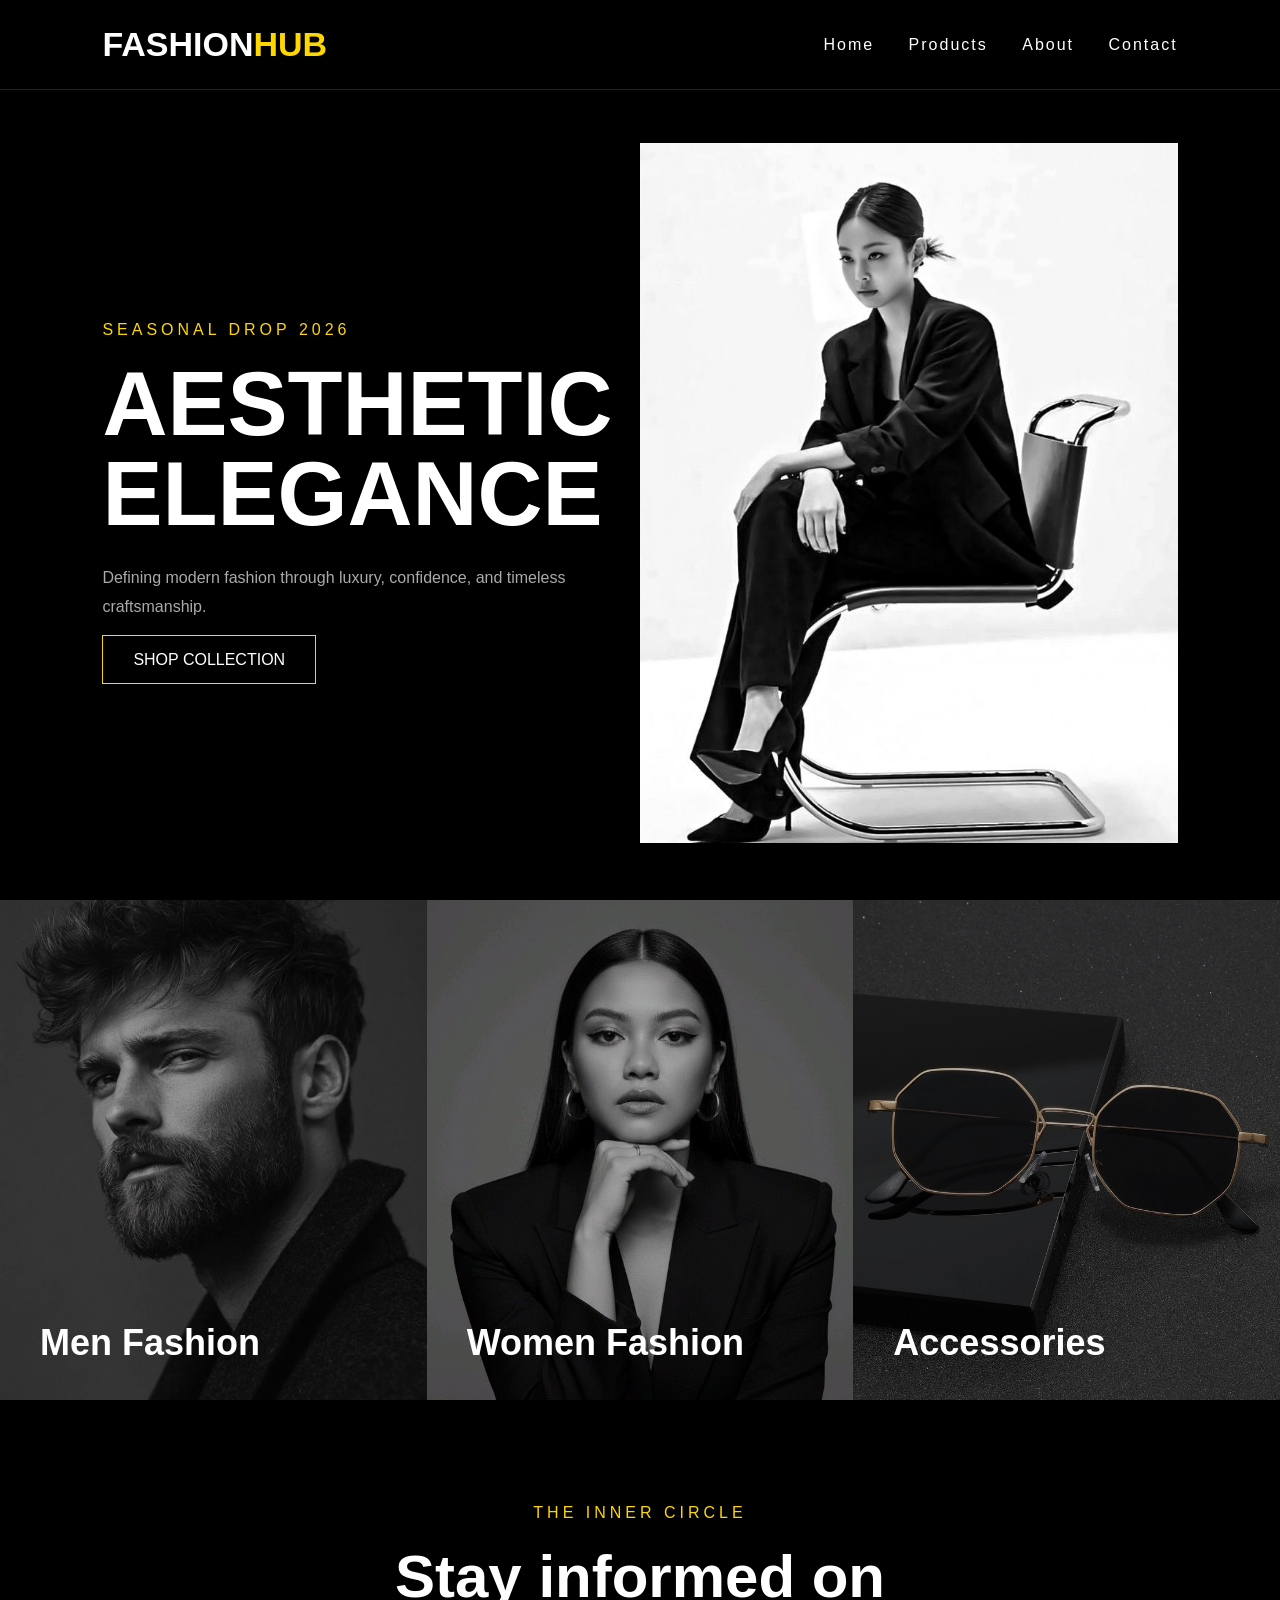
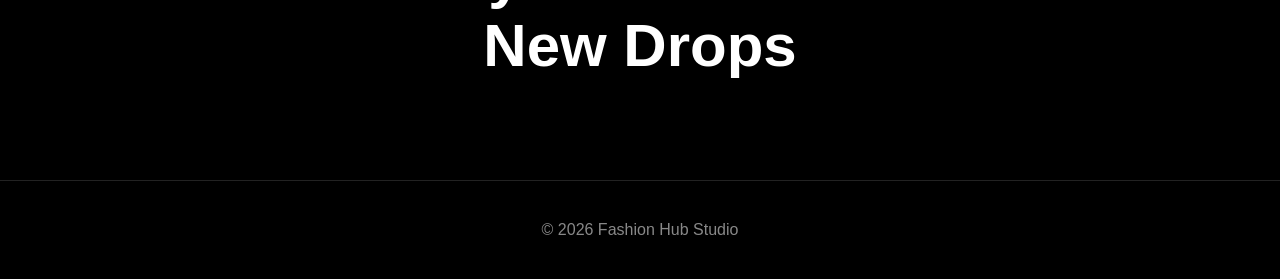
<file: index.html>
<!DOCTYPE html>
<html lang="en">
<head>
  <meta charset="UTF-8">
  <meta name="viewport" content="width=device-width, initial-scale=1.0">
  <title>Fashion Hub</title>
  <link rel="stylesheet" href="style.css">
</head>
<body>

<header>
    <div class="logo">FASHION<span>HUB</span></div>

    <nav>
        <a href="index.html">Home</a>
        <a href="products.html">Products</a>
        <a href="about.html">About</a>
        <a href="contact.html">Contact</a>
    </nav>
</header>

<section class="hero">

    <div class="hero-text">
        <p class="small-text">SEASONAL DROP 2026</p>

        <h1>
            AESTHETIC <br>
            ELEGANCE
        </h1>

        <p class="desc">
            Defining modern fashion through luxury,
            confidence, and timeless craftsmanship.
        </p>

        <a href="products.html" class="btn">SHOP COLLECTION</a>
    </div>

    <div class="hero-image">
        <img src="images/hero-model.jpg">
    </div>

</section>

<section class="categories">

    <div class="cat-box">
        <img src="images/men.jpg">
        <h2>Men Fashion</h2>
    </div>

    <div class="cat-box">
        <img src="images/women.jpg">
        <h2>Women Fashion</h2>
    </div>

    <div class="cat-box">
        <img src="images/accessories.jpg">
        <h2>Accessories</h2>
    </div>

</section>

<section class="newsletter">

    <p>THE INNER CIRCLE</p>

    <h1>
        Stay informed on <br>
        New Drops
    </h1>

</section>

<footer>
    <p>© 2026 Fashion Hub Studio</p>
</footer>

</body>
</html>
</file>
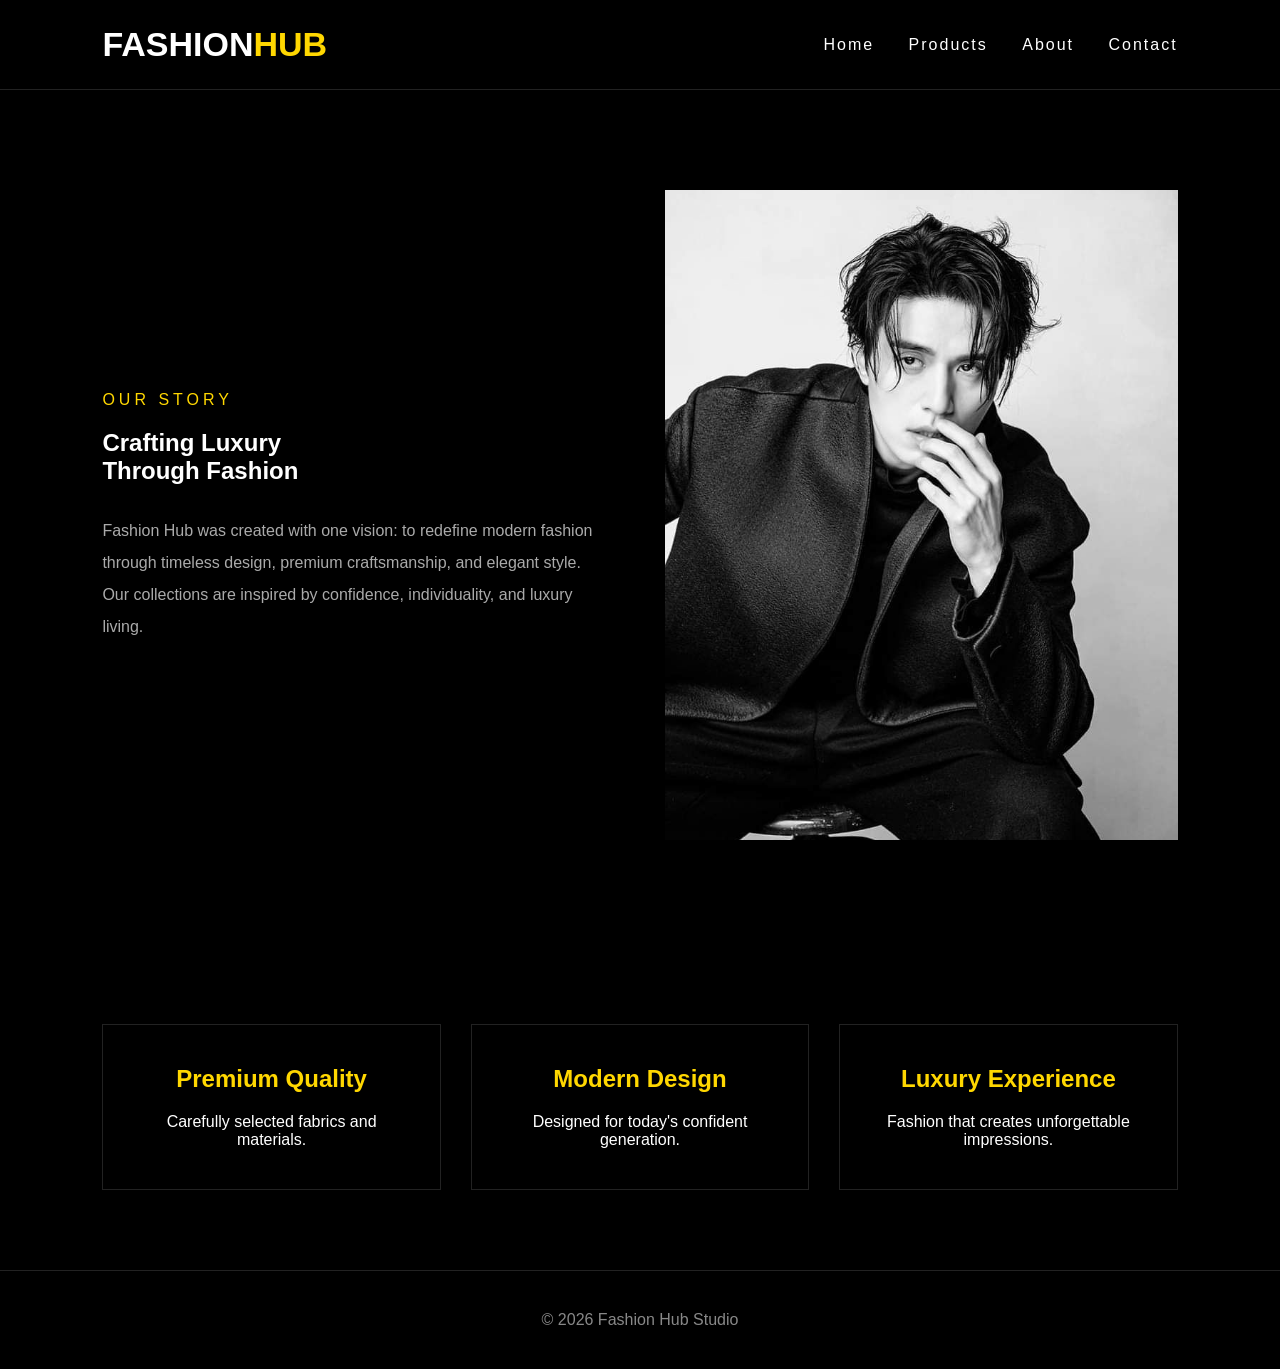
<file: about.html>
<!DOCTYPE html>
<html lang="en">
<head>
    <meta charset="UTF-8">
    <meta name="viewport" content="width=device-width, initial-scale=1.0">
    <title>About - Fashion Hub</title>
    <link rel="stylesheet" href="style.css">
</head>
<body>

<header>
    <div class="logo">FASHION<span>HUB</span></div>

    <nav>
        <a href="index.html">Home</a>
        <a href="products.html">Products</a>
        <a href="about.html">About</a>
        <a href="contact.html">Contact</a>
    </nav>
</header>

<section class="about-hero">

    <div class="about-text">

        <p class="small-text">OUR STORY</p>

        <h1>
            Crafting Luxury <br>
            Through Fashion
        </h1>

        <p class="about-desc">
            Fashion Hub was created with one vision:
            to redefine modern fashion through timeless design,
            premium craftsmanship, and elegant style.
            
            Our collections are inspired by confidence,
            individuality, and luxury living.
        </p>

    </div>

    <div class="about-image">
        <img src="images/about.jpg">
    </div>

</section>

<section class="brand-values">

    <div class="value-box">
        <h2>Premium Quality</h2>
        <p>Carefully selected fabrics and materials.</p>
    </div>

    <div class="value-box">
        <h2>Modern Design</h2>
        <p>Designed for today's confident generation.</p>
    </div>

    <div class="value-box">
        <h2>Luxury Experience</h2>
        <p>Fashion that creates unforgettable impressions.</p>
    </div>

</section>

<footer>
    <p>© 2026 Fashion Hub Studio</p>
</footer>

</body>
</html>
</file>
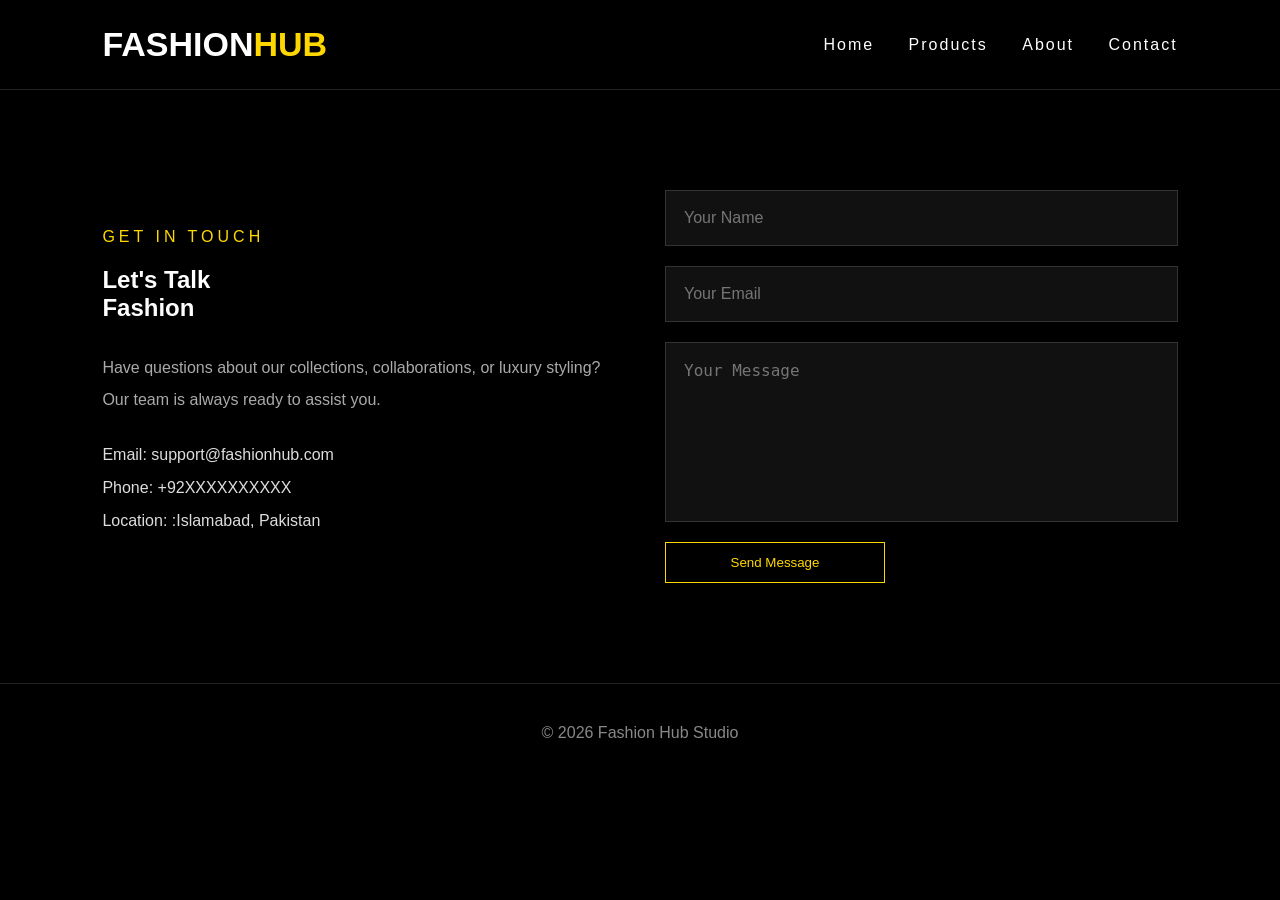
<file: contact.html>
<!DOCTYPE html>
<html lang="en">
<head>
    <meta charset="UTF-8">
    <meta name="viewport" content="width=device-width, initial-scale=1.0">
    <title>Contact - Fashion Hub</title>
    <link rel="stylesheet" href="style.css">
</head>
<body>

<header>
    <div class="logo">FASHION<span>HUB</span></div>

    <nav>
        <a href="index.html">Home</a>
        <a href="products.html">Products</a>
        <a href="about.html">About</a>
        <a href="contact.html">Contact</a>
    </nav>
</header>

<section class="contact-section">

    <div class="contact-info">

        <p class="small-text">GET IN TOUCH</p>

        <h1>
            Let's Talk <br>
            Fashion
        </h1>

        <p class="contact-desc">
            Have questions about our collections,
            collaborations, or luxury styling?
            Our team is always ready to assist you.
        </p>

        <div class="contact-details">
            <p>Email: support@fashionhub.com</p>
            <p>Phone: +92XXXXXXXXXX</p>
            <p>Location: :Islamabad, Pakistan
            </p>
        </div>

    </div>

    <div class="contact-form">

        <input type="text" placeholder="Your Name">

        <input type="email" placeholder="Your Email">

        <textarea placeholder="Your Message"></textarea>

        <button>Send Message</button>

    </div>

</section>

<footer>
    <p>© 2026 Fashion Hub Studio</p>
</footer>

</body>
</html>
</file>
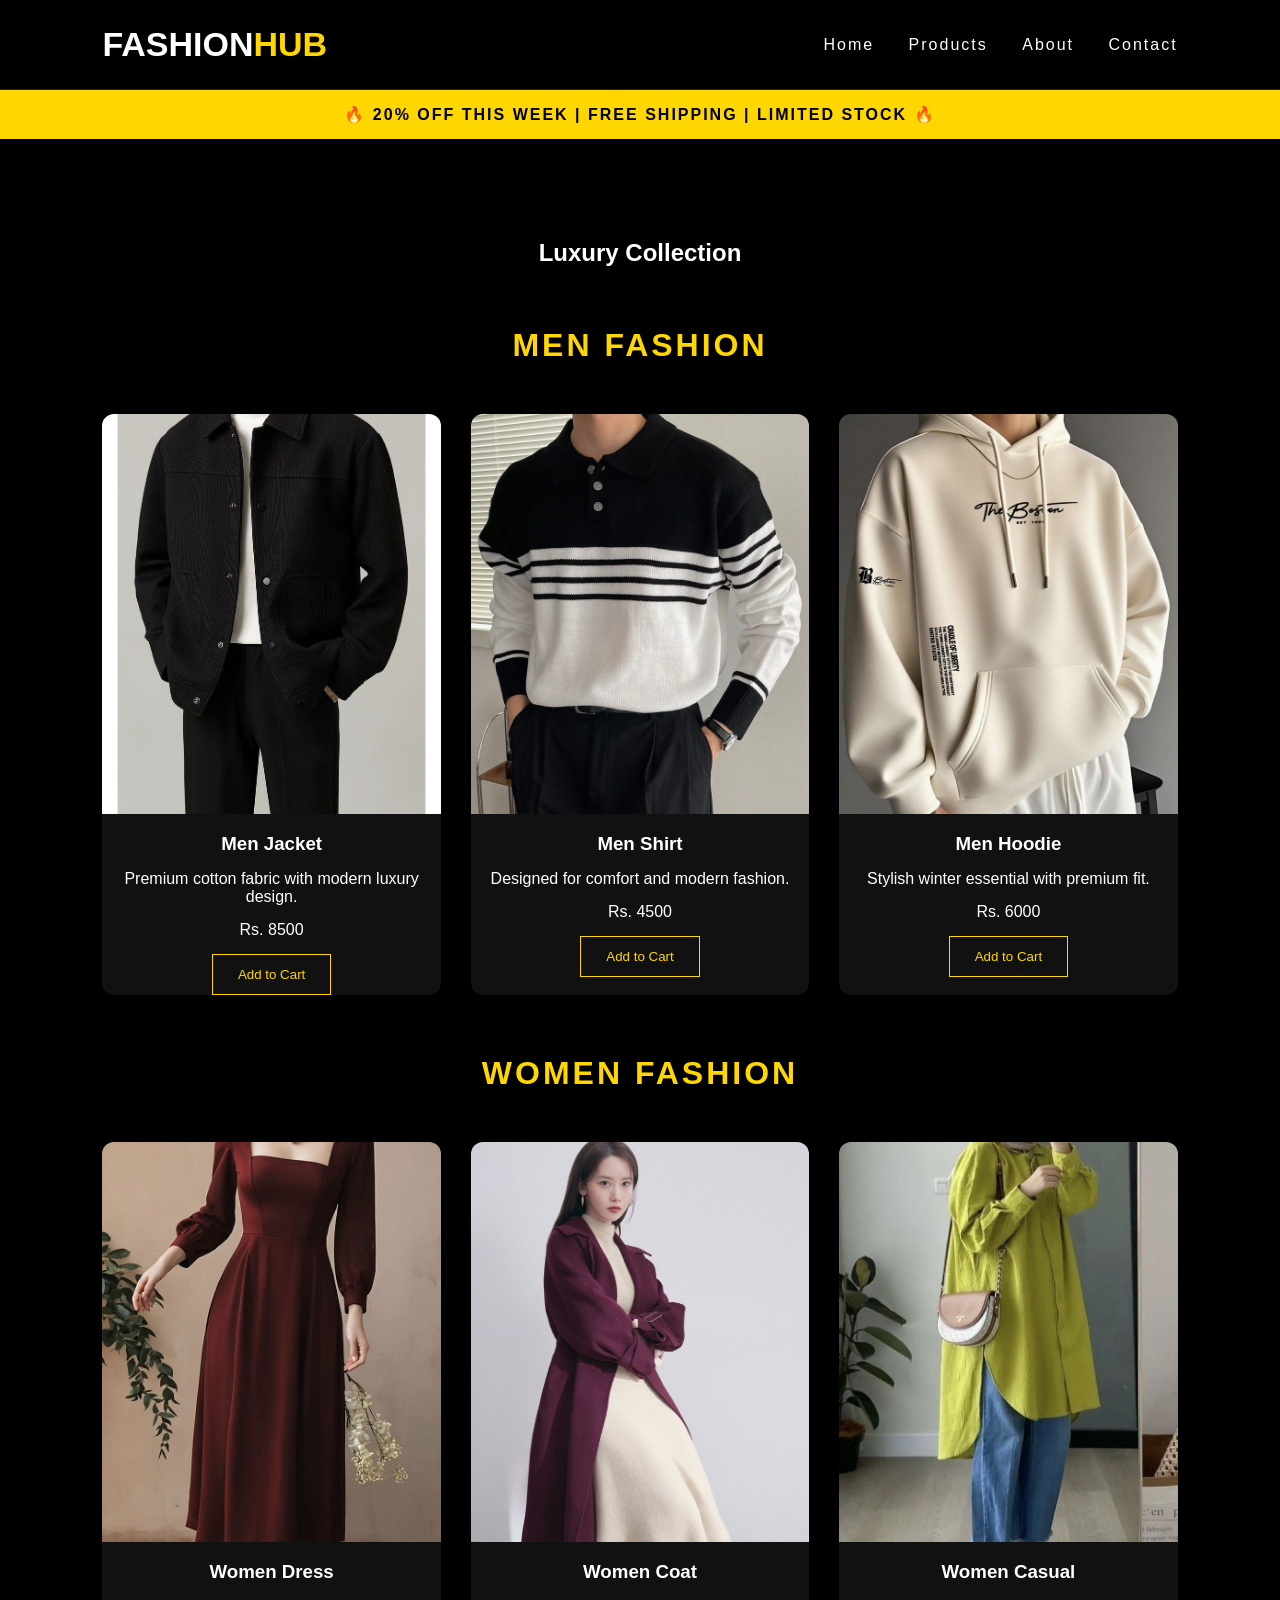
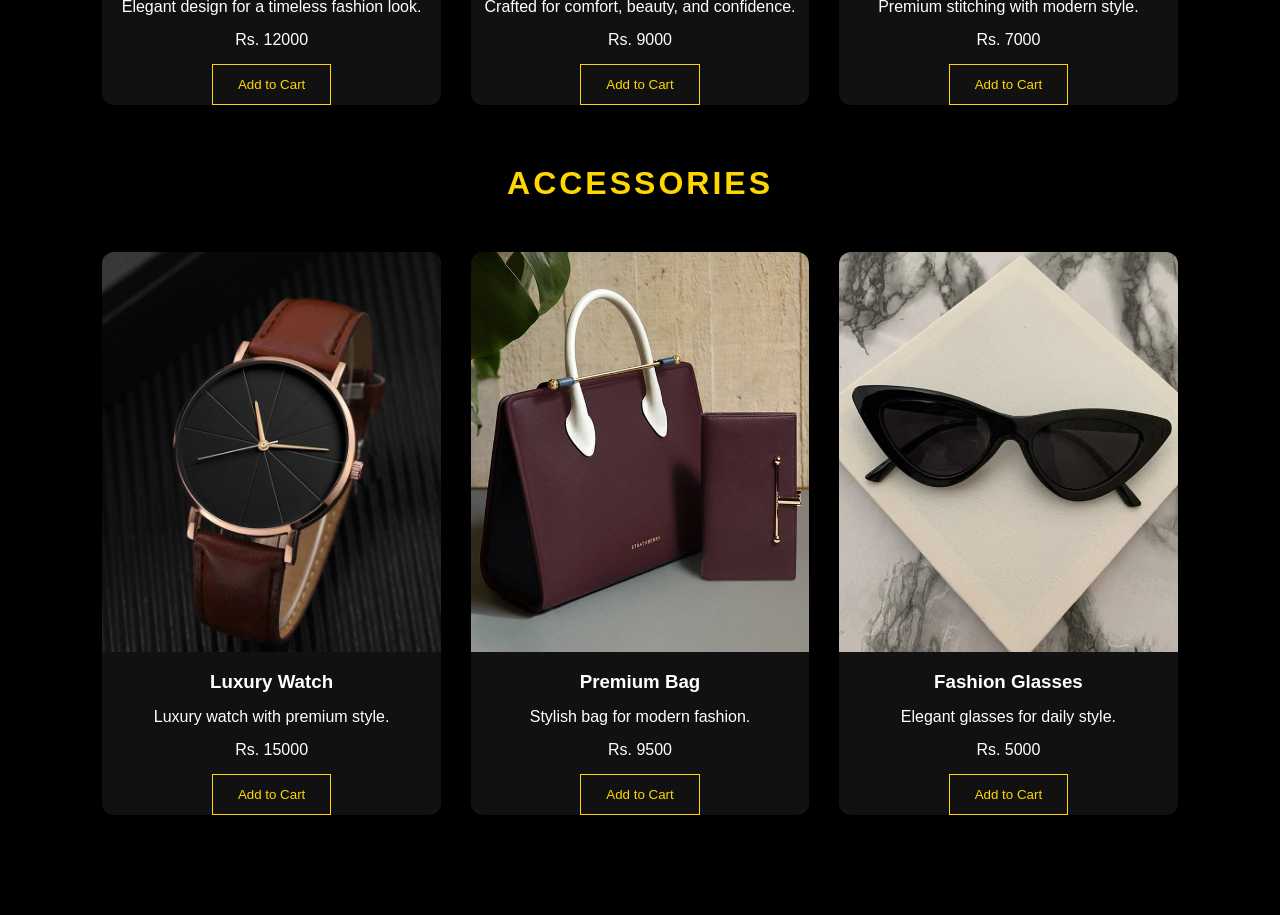
<file: products.html>
<!DOCTYPE html>
<html>
<head>
    <title>Products</title>
    <link rel="stylesheet" href="style.css">
</head>
<body>

<header>
    <div class="logo">FASHION<span>HUB</span></div>

    <nav>
        <a href="index.html">Home</a>
        <a href="products.html">Products</a>
        <a href="about.html">About</a>
        <a href="contact.html">Contact</a>
    </nav>
</header>

<div class="sale-banner">
    🔥 20% OFF THIS WEEK | FREE SHIPPING | LIMITED STOCK 🔥
</div>

<section class="products-page">

    <h1>Luxury Collection</h1>


    <!-- MEN -->
    <h2 class="category-title">MEN FASHION</h2>

    <div class="product-grid">

        <div class="product-card">
            <img src="images/men1.jpg">
            <h3>Men Jacket</h3>
            <p class="product-desc">Premium cotton fabric with modern luxury design.</p>
            <p>Rs. 8500</p>
            <button>Add to Cart</button>
        </div>

        <div class="product-card">
            <img src="images/men2.jpg">
            <h3>Men Shirt</h3>
            <p class="product-desc">Designed for comfort and modern fashion.</p>
            <p>Rs. 4500</p>
            <button>Add to Cart</button>
        </div>

        <div class="product-card">
            <img src="images/men3.jpg">
            <h3>Men Hoodie</h3>
            <p class="product-desc">Stylish winter essential with premium fit.</p>
            <p>Rs. 6000</p>
            <button>Add to Cart</button>
        </div>

    </div>


    <!-- WOMEN -->
    <h2 class="category-title">WOMEN FASHION</h2>

    <div class="product-grid">

        <div class="product-card">
            <img src="images/women1.jpg">
            <h3>Women Dress</h3>
            <p class="product-desc">Elegant design for a timeless fashion look.</p>
            <p>Rs. 12000</p>
            <button>Add to Cart</button>
        </div>

        <div class="product-card">
            <img src="images/women2.jpg">
            <h3>Women Coat</h3>
            <p class="product-desc">Crafted for comfort, beauty, and confidence.</p>
            <p>Rs. 9000</p>
            <button>Add to Cart</button>
        </div>

        <div class="product-card">
            <img src="images/women3.jpg">
            <h3>Women Casual</h3>
            <p class="product-desc">Premium stitching with modern style.</p>
            <p>Rs. 7000</p>
            <button>Add to Cart</button>
        </div>

    </div>


    <!-- ACCESSORIES -->
    <h2 class="category-title">ACCESSORIES</h2>

    <div class="product-grid">

        <div class="product-card">
            <img src="images/acc1.jpg">
            <h3>Luxury Watch</h3>
            <p class="product-desc">Luxury watch with premium style.</p>
            <p>Rs. 15000</p>
            <button>Add to Cart</button>
        </div>

        <div class="product-card">
            <img src="images/acc2.jpg">
            <h3>Premium Bag</h3>
            <p class="product-desc">Stylish bag for modern fashion.</p>
            <p>Rs. 9500</p>
            <button>Add to Cart</button>
        </div>

        <div class="product-card">
            <img src="images/acc3.jpg">
            <h3>Fashion Glasses</h3>
            <p class="product-desc">Elegant glasses for daily style.</p>
            <p>Rs. 5000</p>
            <button>Add to Cart</button>
        </div>

    </div>

</section>

</body>
</html>
</file>
<file: style.css>
*{
    margin:0;
    padding:0;
    box-sizing:border-box;
}

body{
    background:black;
    color:white;
    font-family:Arial;
}

header{
    display:flex;
    justify-content:space-between;
    align-items:center;
    padding:25px 8%;
    border-bottom:1px solid #222;
}

.logo{
    font-size:34px;
    font-weight:bold;
}

.logo span{
    color:gold;
}

nav a{
    color:white;
    text-decoration:none;
    margin-left:30px;
    letter-spacing:2px;
}

nav a:hover{
    color:gold;
}

.hero{
    display:grid;
    grid-template-columns:1fr 1fr;
    align-items:center;
    min-height:90vh;
    padding:0 8%;
}

.small-text{
    color:gold;
    letter-spacing:4px;
    margin-bottom:20px;
}

.hero h1{
    font-size:90px;
    line-height:1;
    margin-bottom:25px;
}

.desc{
    color:#aaa;
    line-height:1.8;
    max-width:500px;
    margin-bottom:30px;
}

.btn{
    color:white;
    text-decoration:none;
    border:1px solid gold;
    padding:15px 30px;
}

.hero-image img{
    width:100%;
    height:700px;
    object-fit:cover;
}

.categories{
    display:grid;
    grid-template-columns:repeat(3,1fr);
}

.cat-box{
    position:relative;
}

.cat-box img{
    width:100%;
    height:500px;
    object-fit:cover;
    opacity:0.7;
}

.cat-box h2{
    position:absolute;
    bottom:40px;
    left:40px;
    font-size:36px;
}

.products-page,
.page-content,
.newsletter{
    padding:100px 8%;
    text-align:center;
}

.product-grid{
    margin-top:50px;
    display:grid;
    grid-template-columns:repeat(3,1fr);
    gap:30px;
}

.product-card img{
    width:100%;
    height:400px;
    object-fit:cover;
}
.product-card{
    background:#111;
    border-radius:12px;
    overflow:hidden;
    transition:0.4s ease;
}

.product-card:hover{
    transform:translateY(-10px);
    box-shadow:0 10px 25px rgba(255,215,0,0.25);
}

.product-card h3,
.product-card p{
    margin:15px 0;
}

button{
    background:none;
    color:gold;
    border:1px solid gold;
    padding:12px 25px;
    cursor:pointer;
}

.newsletter p{
    color:gold;
    letter-spacing:4px;
    margin-bottom:20px;
}

.newsletter h1{
    font-size:60px;
}

footer{
    text-align:center;
    padding:40px;
    border-top:1px solid #222;
    color:#888;
}

@media(max-width:768px){

    .hero,
    .categories,
    .product-grid{
        grid-template-columns:1fr;
    }

    .hero h1{
        font-size:55px;
    }

}
.about-hero{
    display:grid;
    grid-template-columns:1fr 1fr;
    align-items:center;
    gap:50px;
    padding:100px 8%;
}

.about-image img{
    width:100%;
    height:650px;
    object-fit:cover;
}

.about-desc{
    color:#aaa;
    line-height:2;
    margin-top:30px;
    max-width:500px;
}

.brand-values{
    display:grid;
    grid-template-columns:repeat(3,1fr);
    gap:30px;
    padding:80px 8%;
}

.value-box{
    border:1px solid #222;
    padding:40px;
    text-align:center;
}

.value-box h2{
    color:gold;
    margin-bottom:20px;
}

@media(max-width:768px){

    .about-hero,
    .brand-values{
        grid-template-columns:1fr;
    }

}
.contact-section{
    display:grid;
    grid-template-columns:1fr 1fr;
    gap:50px;
    padding:100px 8%;
    align-items:center;
}

.contact-desc{
    color:#aaa;
    line-height:2;
    margin:30px 0;
    max-width:500px;
}

.contact-details p{
    margin:15px 0;
    color:#ddd;
}

.contact-form{
    display:flex;
    flex-direction:column;
    gap:20px;
}

.contact-form input,
.contact-form textarea{
    background:#111;
    border:1px solid #333;
    color:white;
    padding:18px;
    font-size:16px;
    outline:none;
}

.contact-form textarea{
    height:180px;
    resize:none;
}

.contact-form button{
    width:220px;
}

@media(max-width:768px){

    .contact-section{
        grid-template-columns:1fr;
    }

}
.sale-banner{
    background:gold;
    color:black;
    text-align:center;
    padding:15px;
    font-weight:bold;
    letter-spacing:2px;
    animation: saleMove 2s infinite;
}

@keyframes saleMove{
    50%{
        opacity:0.6;
    }
}
.category-title{
    color:gold;
    text-align:center;
    font-size:32px;
    margin:60px 0 30px 0;
    letter-spacing:3px;
}
</file>
